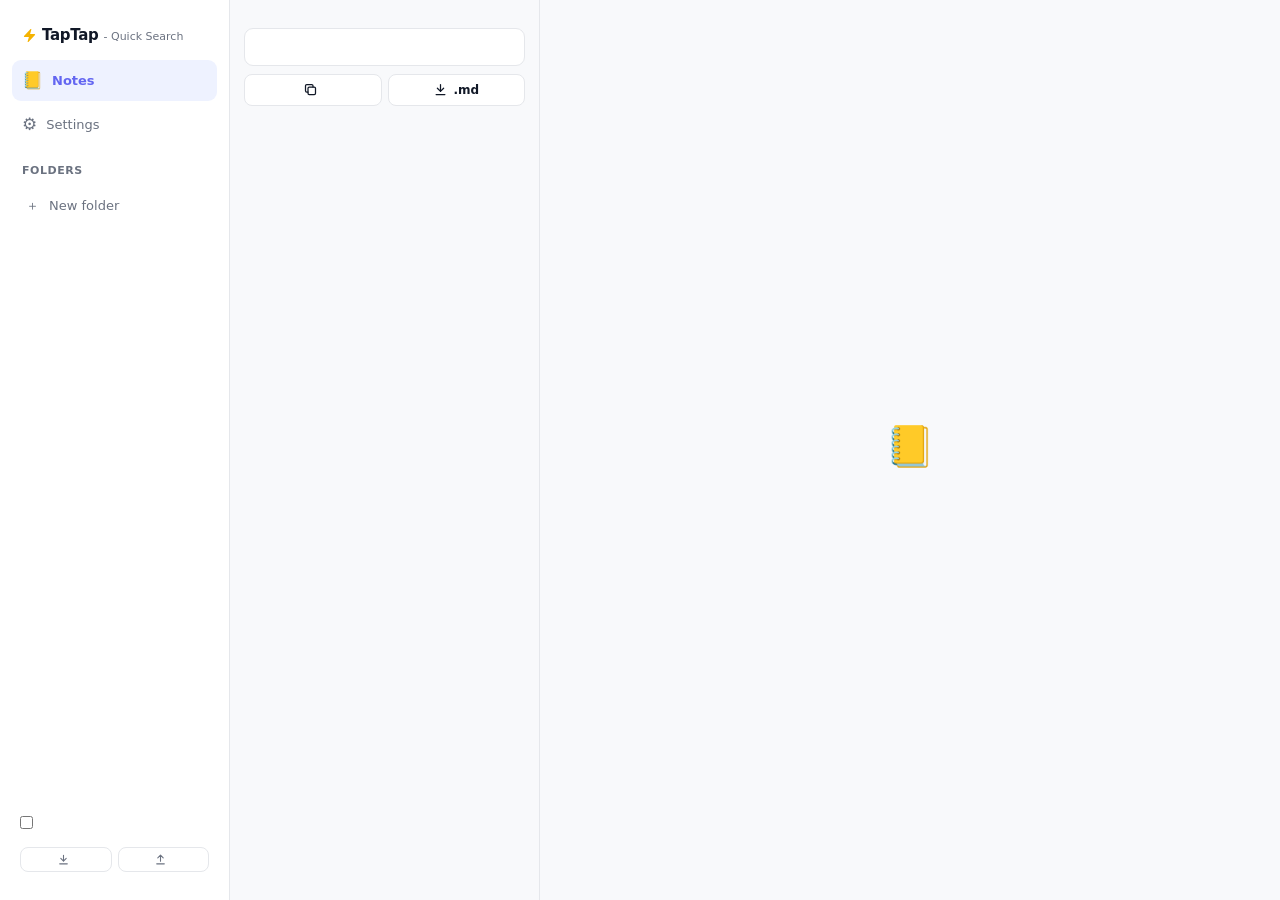
<file: notes.html>
<!doctype html>
<!-- 노트 페이지. 팝업의 [노트] 로 저장한 조각과 메모를 보고 고친다.
     색 토큰·사이드바는 options.html 과 같은 모양 — 두 페이지를 오가도 한 앱처럼 보여야 한다.
     저장소는 notes-db.js (IndexedDB), 문구는 i18n-options.js 의 "n.*" 키. -->
<html lang="en">
<head>
  <meta charset="utf-8"/>
  <meta name="viewport" content="width=device-width,initial-scale=1"/>
  <title>TapTap — Notes</title>
  <link rel="stylesheet" href="accent.css"/>
  <script src="accent.js"></script>
  <style>
    :root {
      --bg:#F8F9FB; --card:#FFFFFF; --border:#E5E7EB; --text:#111827; --muted:#6B7280;
      --danger:#EF4444; --danger-soft:#FEF2F2;
      --radius:14px; --radius-sm:9px;
    }
    @media(prefers-color-scheme:dark){
      :root{
        --bg:#0D1117; --card:#161B22; --border:#30363D;
        --text:#E6EDF3; --muted:#8B949E;
        --danger:#F87171; --danger-soft:#2D1B1B;
      }
    }
    *{box-sizing:border-box;margin:0;padding:0}
    body{
      font-family:system-ui,-apple-system,'Segoe UI',Roboto,Arial,sans-serif;
      background:var(--bg);color:var(--text);font-size:14px;line-height:1.5;
      height:100vh;overflow:hidden;
    }
    button{font:inherit;color:inherit}
    .layout{display:flex;height:100vh}
    svg.ic{width:15px;height:15px;display:block;fill:none;stroke:currentColor;stroke-width:2;stroke-linecap:round;stroke-linejoin:round}

    /* ── Sidebar (options.html 과 같은 모양) ── */
    .sidebar{
      width:230px;flex-shrink:0;background:var(--card);border-right:1px solid var(--border);
      padding:20px 12px 14px;display:flex;flex-direction:column;gap:3px;overflow-y:auto;
    }
    .sideTitle{display:flex;align-items:baseline;gap:5px;padding:4px 10px 10px;white-space:nowrap;user-select:none}
    .sideTitle .bolt{color:#F5B301;align-self:center;display:flex}
    .sideTitle .bolt svg{display:block;width:15px;height:15px}
    .sideTitle .brand{font-size:15px;font-weight:800;letter-spacing:-.02em}
    .sideTitle .brandSub{font-size:11px;font-weight:500;color:var(--muted)}
    .navItem{
      display:flex;align-items:center;gap:9px;padding:8px 10px;border-radius:9px;
      color:var(--muted);font-size:13px;font-weight:500;cursor:pointer;user-select:none;
      text-decoration:none;transition:all .13s;
    }
    .navItem:hover{background:rgba(var(--accent-rgb),.07);color:var(--accent)}
    .navItem.active{background:var(--accent-soft);color:var(--accent);font-weight:600}
    .navItem .navIcon{font-size:17px;flex-shrink:0}

    /* 폴더 */
    .secLabel{font-size:11px;font-weight:700;letter-spacing:.05em;text-transform:uppercase;color:var(--muted);padding:14px 10px 4px}
    .folder{
      display:flex;align-items:center;gap:8px;padding:6px 8px 6px 10px;border-radius:8px;
      font-size:13px;cursor:pointer;user-select:none;border:1.5px solid transparent;
    }
    .folder:hover{background:var(--bg)}
    .folder.active{background:var(--accent-soft);color:var(--accent);font-weight:600}
    .folder.dropOver{border-color:var(--accent);background:var(--accent-soft)}
    .folder .fIcon{flex:none;width:18px;text-align:center}
    .folder .fName{flex:1;min-width:0;white-space:nowrap;overflow:hidden;text-overflow:ellipsis}
    .folder .fCount{font-size:11.5px;color:var(--muted);font-weight:500}
    .folder .fTarget{font-size:11px}
    .folder .fAct{display:none;border:none;background:none;cursor:pointer;color:var(--muted);padding:2px;border-radius:5px}
    .folder:hover .fAct{display:block}
    .folder:hover .fCount{display:none}
    .folder .fAct:hover{color:var(--text);background:var(--card)}
    .folder .fAct.del:hover{color:var(--danger)}
    .folder input{flex:1;min-width:0;font:inherit;font-size:13px;padding:2px 6px;border:1px solid var(--accent);
      border-radius:6px;background:var(--card);color:var(--text);outline:none}
    .newFolder{color:var(--muted)}
    .newFolder:hover{color:var(--accent)}

    .sideFoot{margin-top:auto;padding:12px 8px 0;display:flex;flex-direction:column;gap:9px;font-size:11.5px;color:var(--muted);line-height:1.55}
    .sideFoot label{display:flex;gap:7px;align-items:flex-start;cursor:pointer;color:var(--text);font-size:12px}
    .sideFoot input[type=checkbox]{margin-top:3px;accent-color:var(--accent)}
    .targetLine b{color:var(--text);font-weight:600}
    .backupRow{display:flex;gap:6px}
    .backupBtn{flex:1;display:flex;align-items:center;justify-content:center;gap:5px;padding:5px 6px;
      border:1px solid var(--border);border-radius:8px;background:var(--card);font-size:12px;font-weight:600;cursor:pointer;white-space:nowrap}
    .backupBtn:hover{border-color:var(--accent);color:var(--accent)}
    .backupBtn svg.ic{width:13px;height:13px}
    .backupLine{margin-top:-4px}
    .backupLine.warn{color:#D97706}
    .localOnly{font-size:11px;opacity:.85}

    /* ── 컬럼 폭 손잡이 (사이드바|목록, 목록|편집). 테두리 위에 겹쳐 놓는다. 더블클릭 = 기본 폭 ── */
    .resizer{flex:none;width:7px;margin:0 -3px 0 -4px;cursor:col-resize;position:relative;z-index:5;touch-action:none}
    .resizer::after{content:"";position:absolute;top:0;bottom:0;left:3px;width:1px;background:transparent;transition:background .12s}
    .resizer:hover::after,.resizer.dragging::after{background:var(--accent);width:2px;left:2.5px}
    body.colResizing{cursor:col-resize;user-select:none}
    body.colResizing iframe,body.colResizing .doc{pointer-events:none}

    /* ── 목록 ── */
    .listCol{width:310px;flex-shrink:0;border-right:1px solid var(--border);display:flex;flex-direction:column;background:var(--bg)}
    .listHead{padding:18px 14px 10px}
    .listTitle{font-size:18px;font-weight:700;margin-bottom:10px;display:flex;align-items:baseline;gap:8px;min-width:0}
    .listTitle #listName{white-space:nowrap;overflow:hidden;text-overflow:ellipsis}
    .listCount{font-size:12px;font-weight:500;color:var(--muted);flex:none}
    .searchBox{
      width:100%;padding:8px 11px;border:1px solid var(--border);border-radius:var(--radius-sm);
      background:var(--card);color:var(--text);font:inherit;font-size:13px;outline:none;
    }
    .searchBox:focus{border-color:var(--accent);box-shadow:0 0 0 3px var(--accent-soft)}
    .bulkRow{display:flex;gap:6px;margin-top:8px}
    .bulkBtn{flex:1;display:flex;align-items:center;justify-content:center;gap:5px;padding:6px 8px;
      border:1px solid var(--border);border-radius:8px;background:var(--card);font-size:12px;font-weight:600;cursor:pointer;white-space:nowrap}
    .bulkBtn:hover{border-color:var(--accent);color:var(--accent)}
    .list{flex:1;overflow-y:auto;padding:4px 8px 16px}
    .item{
      position:relative;display:block;width:100%;text-align:left;border:1px solid transparent;background:none;
      padding:10px 34px 10px 10px;border-radius:10px;cursor:pointer;margin-bottom:2px;
    }
    .item:hover{background:var(--card);border-color:var(--border)}
    .item.active{background:var(--accent-soft);border-color:var(--accent)}
    .item.dragging{opacity:.45}
    .itemTitle{font-size:13px;font-weight:600;line-height:1.4;
      display:-webkit-box;-webkit-line-clamp:2;-webkit-box-orient:vertical;overflow:hidden}
    .itemMeta{font-size:11.5px;color:var(--muted);margin-top:3px;white-space:nowrap;overflow:hidden;text-overflow:ellipsis}
    .itemSnip{font-size:12px;color:var(--muted);margin-top:3px;
      display:-webkit-box;-webkit-line-clamp:2;-webkit-box-orient:vertical;overflow:hidden}
    .itemDel{
      position:absolute;top:8px;right:6px;width:24px;height:24px;display:none;align-items:center;justify-content:center;
      border:none;border-radius:6px;background:none;color:var(--muted);cursor:pointer;
    }
    .item:hover .itemDel{display:flex}
    .itemDel:hover{color:var(--danger);background:var(--danger-soft)}
    .itemDel svg.ic{width:14px;height:14px}
    .listEmpty{padding:24px 12px;font-size:13px;color:var(--muted);line-height:1.6}
    .listEmpty kbd, .emptyPane kbd{
      display:inline-block;padding:0 6px;border:1px solid var(--border);border-bottom-width:2px;
      border-radius:4px;background:var(--card);font:inherit;font-size:12px;font-weight:600;
    }

    /* ── 편집 영역 ── */
    .editCol{flex:1;min-width:0;display:flex;flex-direction:column}
    .emptyPane{margin:auto;text-align:center;color:var(--muted);font-size:14px;line-height:1.7;padding:24px}
    .emptyPane .big{font-size:40px;margin-bottom:8px}
    .editor{display:none;flex:1;min-height:0;flex-direction:column}
    .editor.show{display:flex}
    .edHead{padding:18px 28px 12px;border-bottom:1px solid var(--border);background:var(--card)}
    .titleInput{
      width:100%;border:1px solid transparent;border-radius:8px;background:transparent;color:var(--text);
      font:inherit;font-size:19px;font-weight:700;padding:4px 8px;margin-left:-8px;outline:none;
    }
    .titleInput:hover{border-color:var(--border)}
    .titleInput:focus{border-color:var(--accent);box-shadow:0 0 0 3px var(--accent-soft)}
    .metaRow{display:flex;flex-wrap:wrap;align-items:center;gap:4px 14px;margin-top:6px;font-size:12px;color:var(--muted)}
    .metaRow a{color:var(--accent);text-decoration:none;max-width:480px;overflow:hidden;text-overflow:ellipsis;white-space:nowrap;display:inline-block;vertical-align:bottom}
    .metaRow a:hover{text-decoration:underline}
    .folderSel{font:inherit;font-size:12px;padding:3px 6px;border:1px solid var(--border);border-radius:7px;background:var(--card);color:var(--text)}
    .toolbar{display:flex;flex-wrap:wrap;align-items:center;gap:4px;margin-top:12px}
    .tb{
      min-width:30px;height:30px;padding:0 8px;border:1px solid var(--border);border-radius:7px;
      background:var(--card);font-size:12.5px;cursor:pointer;display:inline-flex;align-items:center;justify-content:center;gap:5px;white-space:nowrap;
    }
    .tb:hover{border-color:var(--accent);color:var(--accent)}
    .tbSep{width:1px;height:20px;background:var(--border);margin:0 4px}
    .tbGrow{flex:1}
    .saveState{font-size:12px;color:var(--muted);margin-right:6px}
    .tb.danger:hover{border-color:var(--danger);color:var(--danger);background:var(--danger-soft)}
    .edBody{flex:1;overflow-y:auto;padding:22px 28px 60px}
    /* 본문 — 저장된 HTML 은 class/style 이 없으니 여기서 읽기 좋게 */
    .doc{max-width:760px;outline:none;font-size:15px;line-height:1.75;word-wrap:break-word;min-height:200px}
    .doc > *:first-child{margin-top:0}
    .doc p,.doc ul,.doc ol,.doc blockquote,.doc pre,.doc table,.doc figure{margin:0 0 .9em}
    .doc h1,.doc h2,.doc h3,.doc h4{line-height:1.35;margin:1.2em 0 .5em}
    .doc h1{font-size:1.6em}.doc h2{font-size:1.35em}.doc h3{font-size:1.15em}
    .doc ul,.doc ol{padding-left:1.5em}
    .doc img{max-width:100%;height:auto;border-radius:6px}
    .doc a{color:var(--accent)}
    .doc blockquote{border-left:3px solid var(--border);padding-left:14px;color:var(--muted)}
    .doc pre{background:var(--bg);border:1px solid var(--border);border-radius:8px;padding:12px;overflow-x:auto;font-size:13px}
    .doc code{font-family:ui-monospace,Consolas,monospace;font-size:.9em}
    .doc table{border-collapse:collapse}
    .doc td,.doc th{border:1px solid var(--border);padding:5px 9px;vertical-align:top}
    .doc hr{border:none;border-top:1px dashed var(--border);margin:1.4em 0}

    /* ── 알림 (삭제 되돌리기 · 복사됨) ── */
    .toast{
      position:fixed;left:50%;bottom:24px;transform:translateX(-50%) translateY(20px);opacity:0;pointer-events:none;
      display:flex;align-items:center;gap:14px;padding:10px 16px;border-radius:10px;
      background:#111827;color:#F9FAFB;font-size:13px;box-shadow:0 8px 24px rgba(0,0,0,.25);transition:all .18s;
    }
    .toast.show{opacity:1;transform:translateX(-50%);pointer-events:auto}
    .toast button{border:none;background:none;color:color-mix(in srgb,var(--accent) 45%,#fff);font-weight:700;cursor:pointer;padding:0}

    @media (max-width:980px){
      .sidebar{width:190px}
      .listCol{width:250px}
      .sideTitle .brandSub{display:none}
    }
  </style>
</head>
<body>
<div class="layout">
  <nav class="sidebar">
    <div class="sideTitle">
      <span class="bolt"><svg viewBox="0 0 24 24" fill="currentColor" aria-hidden="true"><path d="M14.615 1.595a.75.75 0 0 1 .359.852L12.982 9.75h7.268a.75.75 0 0 1 .548 1.262l-10.5 11.25a.75.75 0 0 1-1.272-.71l1.992-7.302H3.75a.75.75 0 0 1-.548-1.262l10.5-11.25a.75.75 0 0 1 .913-.143Z"/></svg></span>
      <span class="brand">TapTap</span><span class="brandSub">- Quick Search</span>
    </div>
    <a class="navItem active" href="notes.html"><span class="navIcon">📒</span><span data-i18n="nav.notes">Notes</span></a>
    <a class="navItem" href="options.html"><span class="navIcon">⚙️</span><span data-i18n="nav.settings">Settings</span></a>

    <div class="secLabel" data-i18n="n.folders">Folders</div>
    <div id="folderList"></div>
    <div class="folder newFolder" id="newFolderBtn"><span class="fIcon">＋</span><span class="fName" data-i18n="n.newFolder">New folder</span></div>

    <div class="sideFoot">
      <div class="targetLine" id="targetLine"></div>
      <label><input type="checkbox" id="appendOpt"/><span data-i18n="n.appendOpt"></span></label>
      <div id="usageLine"></div>
      <div class="backupRow">
        <button class="backupBtn" id="backupBtn" data-i18n-title="n.backupTip"><svg class="ic" viewBox="0 0 24 24"><path d="M12 4v11M7 10l5 5 5-5M5 20h14"/></svg><span data-i18n="n.backup"></span></button>
        <button class="backupBtn" id="restoreBtn" data-i18n-title="n.restoreTip"><svg class="ic" viewBox="0 0 24 24"><path d="M12 15V4M7 9l5-5 5 5M5 20h14"/></svg><span data-i18n="n.restore"></span></button>
      </div>
      <input type="file" id="restoreFile" accept=".json,application/json" hidden/>
      <div class="backupLine" id="backupLine"></div>
      <div class="localOnly" data-i18n="n.localOnly"></div>
    </div>
  </nav>
  <div class="resizer" data-col="sidebar"></div>

  <section class="listCol">
    <div class="listHead">
      <div class="listTitle"><span id="listName"></span><span class="listCount" id="listCount"></span></div>
      <input class="searchBox" id="searchBox" type="search" data-i18n-ph="n.search"/>
      <div class="bulkRow">
        <button class="bulkBtn" id="bulkCopyBtn" data-i18n-title="n.copyAllTip"><svg class="ic" viewBox="0 0 24 24"><rect x="8" y="8" width="12" height="12" rx="2"/><path d="M16 8V6a2 2 0 0 0-2-2H6a2 2 0 0 0-2 2v8a2 2 0 0 0 2 2h2"/></svg><span data-i18n="n.copyAll"></span></button>
        <button class="bulkBtn" id="bulkExportBtn" data-i18n-title="n.exportAllTip"><svg class="ic" viewBox="0 0 24 24"><path d="M12 4v11M7 10l5 5 5-5M5 20h14"/></svg><span>.md</span></button>
      </div>
    </div>
    <div class="list" id="list"></div>
  </section>
  <div class="resizer" data-col="list"></div>

  <main class="editCol">
    <div class="emptyPane" id="emptyPane">
      <div class="big">📒</div>
      <div id="emptyText"></div>
    </div>

    <div class="editor" id="editor">
      <div class="edHead">
        <input class="titleInput" id="titleInput" maxlength="300"/>
        <div class="metaRow">
          <span>🔗 <a id="srcLink" target="_blank" rel="noopener noreferrer"></a></span>
          <span id="dateInfo"></span>
          <span>📂 <select class="folderSel" id="folderSel"></select></span>
        </div>
        <div class="toolbar">
          <button class="tb" data-cmd="bold" data-i18n-title="n.bold"><b>B</b></button>
          <button class="tb" data-cmd="italic" data-i18n-title="n.italic"><i>I</i></button>
          <span class="tbSep"></span>
          <button class="tb" data-cmd="insertUnorderedList" data-i18n-title="n.ul">•≡</button>
          <button class="tb" data-cmd="insertOrderedList" data-i18n-title="n.ol">1≡</button>
          <button class="tb" data-cmd="formatBlock" data-arg="blockquote" data-i18n-title="n.quote">❝</button>
          <button class="tb" data-cmd="removeFormat" data-i18n-title="n.clear">T̸</button>
          <span class="tbGrow"></span>
          <span class="saveState" id="saveState"></span>
          <button class="tb" id="copyMdBtn" data-i18n-title="n.copyMdTip"><svg class="ic" viewBox="0 0 24 24"><rect x="8" y="8" width="12" height="12" rx="2"/><path d="M16 8V6a2 2 0 0 0-2-2H6a2 2 0 0 0-2 2v8a2 2 0 0 0 2 2h2"/></svg><span data-i18n="n.copyMd"></span></button>
          <button class="tb" id="exportMdBtn" data-i18n-title="n.exportMdTip"><svg class="ic" viewBox="0 0 24 24"><path d="M12 4v11M7 10l5 5 5-5M5 20h14"/></svg>.md</button>
          <button class="tb" id="exportBtn" data-i18n-title="n.exportTip"><svg class="ic" viewBox="0 0 24 24"><path d="M12 4v11M7 10l5 5 5-5M5 20h14"/></svg>.html</button>
          <button class="tb danger" id="deleteBtn" data-i18n-title="n.delete"><svg class="ic" viewBox="0 0 24 24"><path d="M4 7h16M10 11v6M14 11v6M6 7l1 13h10l1-13M9 7V4h6v3"/></svg></button>
        </div>
      </div>
      <div class="edBody">
        <div class="doc" id="doc" contenteditable="true" spellcheck="false"></div>
      </div>
    </div>
  </main>
</div>

<div class="toast" id="toast"><span id="toastMsg"></span><button id="toastAct"></button></div>

<script src="i18n-options.js"></script>
<script src="notes-db.js"></script>
<script src="notes.js"></script>
</body>
</html>
</file>
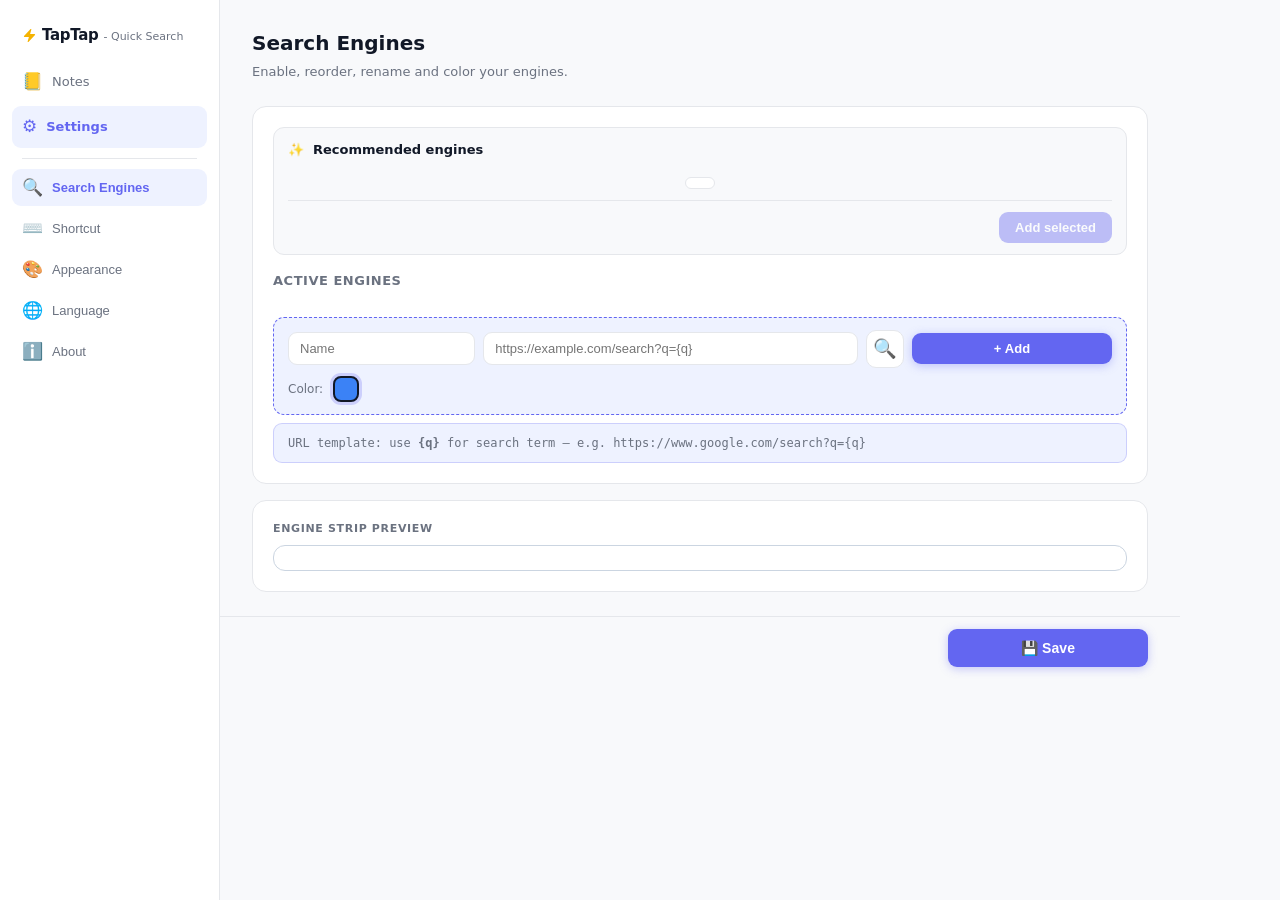
<file: options.html>
<!doctype html>
<html lang="en">
<head>
  <meta charset="utf-8"/>
  <meta name="viewport" content="width=device-width,initial-scale=1"/>
  <title>TapTap - Quick Search — Settings</title>
  <link rel="stylesheet" href="accent.css"/>
  <script src="accent.js"></script>
  <style>
    :root {
      --bg: #F8F9FB;
      --card: #FFFFFF;
      --border: #E5E7EB;
      --text: #111827;
      --muted: #6B7280;
      --danger: #EF4444;
      --danger-soft: #FEF2F2;
      --radius: 14px;
      --radius-sm: 9px;
    }
    @media(prefers-color-scheme:dark){
      :root{
        --bg:#0D1117; --card:#161B22; --border:#30363D;
        --text:#E6EDF3; --muted:#8B949E;
        --danger:#F87171; --danger-soft:#2D1B1B;
      }
    }
    *{box-sizing:border-box;margin:0;padding:0}
    body{
      font-family:system-ui,-apple-system,'Segoe UI',Roboto,Arial,sans-serif;
      background:var(--bg);color:var(--text);font-size:14px;line-height:1.5;
      min-height:100vh;
    }

    /* ── Layout ── */
    .layout{display:flex;min-height:100vh}
    .sidebar{
      width:220px;flex-shrink:0;
      background:var(--card);
      border-right:1px solid var(--border);
      padding:20px 12px;
      display:flex;flex-direction:column;gap:4px;
      position:sticky;top:0;height:100vh;overflow-y:auto;
    }
    .main{flex:1;padding:28px 32px;max-width:960px}

    /* ── Sidebar ── */
    .sideTitle{
      display:flex;align-items:baseline;gap:5px;
      padding:4px 10px 10px;
      white-space:nowrap;user-select:none;
    }
    .sideTitle .bolt{ color:#F5B301;align-self:center;display:flex }
    .sideTitle .bolt svg{ display:block;width:15px;height:15px }
    .sideTitle .brand{ font-size:15px;font-weight:800;letter-spacing:-.02em;color:var(--text) }
    .sideTitle .brandSub{ font-size:11px;font-weight:500;color:var(--muted) }
    .navItem{
      display:flex;align-items:center;gap:9px;
      padding:8px 10px;border-radius:9px;
      color:var(--muted);font-size:13px;font-weight:500;
      cursor:pointer;user-select:none;transition:all .13s;
      text-decoration:none;border:none;background:none;width:100%;text-align:left;
    }
    .navItem:hover{background:rgba(var(--accent-rgb),.07);color:var(--accent)}
    .navItem.active{background:var(--accent-soft);color:var(--accent);font-weight:600}
    .navItem .navIcon{font-size:17px;flex-shrink:0}
    .navSep{height:1px;background:var(--border);margin:6px 10px}
    .sideFooter{margin-top:auto;padding:10px;font-size:11px;color:var(--muted);text-align:center}

    /* ── Page sections (tabs) ── */
    .section{display:none}
    .section.active{display:block}
    .pageTitle{font-size:20px;font-weight:700;margin-bottom:4px}
    .pageSub{font-size:13px;color:var(--muted);margin-bottom:24px}

    /* ── Cards ── */
    .card{
      background:var(--card);border:1px solid var(--border);
      border-radius:var(--radius);padding:20px;margin-bottom:16px;
    }
    .cardTitle{
      font-size:13px;font-weight:700;letter-spacing:.04em;
      color:var(--muted);text-transform:uppercase;margin-bottom:14px;
    }

    /* ── 설치 직후 안내 카드 ──
       background.js 가 설치 때 options.html?welcome=1 로 열고, 그때만 보인다.
       닫으면 storage 에 적어 두고 다시 띄우지 않는다 (options.js 의 initWelcome). */
    .welCard{display:none;position:relative;border-color:var(--accent);background:var(--accent-soft)}
    .welCard.show{display:block}
    .welTitle{font-size:13px;font-weight:600;color:var(--muted);margin-bottom:6px}
    /* 메인 기능(더블탭)이 한 줄로 먼저 읽히게 헤드라인으로 키운다 */
    .welHead{font-size:20px;font-weight:800;line-height:1.45;margin:0 0 14px;padding-right:28px}
    .welHead .welKbd{font-size:16px;padding:2px 9px;vertical-align:2px}
    .welP{font-size:13px;margin:0 0 8px;line-height:1.6}
    .welTip{font-size:12.5px;color:var(--muted);margin:0 0 8px;line-height:1.6}

    /* 데모: Shift 두 번 → 팝업. 이미지 대신 CSS 로 그린다
       (13개 언어마다 캡처할 필요 없음 · 다크모드 자동 · ZIP 크기 0).
       글자는 키캡과 엔진 이름뿐 — 둘 다 번역 대상이 아니다 (#13) */
    .welDemo{display:flex;align-items:center;gap:18px;flex-wrap:wrap;
      padding:18px 20px;margin:0 0 14px;border-radius:var(--radius-sm);
      background:var(--card);border:1px solid var(--border)}
    .wdKeys{display:flex;gap:8px;flex:none}
    .wdKey{padding:9px 14px;border:1px solid var(--border);border-bottom-width:4px;border-radius:8px;
      background:var(--card);font-size:14px;font-weight:700;color:var(--text);
      animation:wdTap 4s infinite}
    .wdKey:nth-child(2){animation-delay:.3s}
    .wdArrow{font-size:20px;color:var(--muted);flex:none}
    .wdPop{flex:1;min-width:240px;max-width:420px;padding:10px;border-radius:12px;
      background:var(--card);border:1px solid var(--border);
      box-shadow:0 10px 28px rgba(0,0,0,.14);transform-origin:center top;
      animation:wdPop 4s infinite}
    .wdChips{display:flex;gap:5px;margin-bottom:8px;overflow:hidden}
    .wdChip{padding:3px 9px;border-radius:999px;border:1px solid var(--border);
      font-size:11px;font-weight:600;color:var(--muted);white-space:nowrap}
    .wdChip.on{border-color:var(--accent);color:var(--accent);background:var(--accent-soft)}
    .wdRow{display:flex;gap:6px}
    .wdInput{flex:1;height:30px;border-radius:7px;border:1.5px solid var(--accent);
      display:flex;align-items:center;padding:0 9px}
    .wdCaret{width:1.5px;height:15px;background:var(--text);animation:wdBlink 1s steps(1) infinite}
    .wdGo{width:38px;height:30px;border-radius:7px;background:var(--accent);
      display:flex;align-items:center;justify-content:center}
    .wdGo svg{width:15px;height:15px;stroke:var(--on-accent)}
    /* 0.0s·0.3s 에 키 눌림 → 0.7s 팝업 등장 → 3.4s 까지 유지 → 사라지고 반복 */
    @keyframes wdTap{0%,4%{transform:none;border-bottom-width:4px;border-color:var(--border)}
      2%{transform:translateY(3px);border-bottom-width:1px;border-color:var(--accent)}
      100%{transform:none}}
    @keyframes wdPop{0%,15%{opacity:0;transform:translateY(-6px) scale(.96)}
      20%,85%{opacity:1;transform:none}
      92%,100%{opacity:0;transform:translateY(-6px) scale(.96)}}
    @keyframes wdBlink{50%{opacity:0}}
    @media (prefers-reduced-motion:reduce){.wdKey,.wdPop,.wdCaret{animation:none}}
    .welP:last-of-type{margin-bottom:0}
    .welWarn{font-size:13px;line-height:1.6;margin:10px 0 0;padding:10px 12px;
      border-radius:var(--radius-sm);background:var(--card);border:1px solid var(--border)}
    .welKbd{display:inline-block;padding:1px 6px;border:1px solid var(--border);
      border-bottom-width:2px;border-radius:4px;background:var(--card);
      font-size:12px;font-weight:600}
    .welBtns{display:flex;gap:8px;flex-wrap:wrap;margin-top:14px}
    .welBtn{padding:7px 12px;border:1px solid var(--border);border-radius:var(--radius-sm);
      background:var(--card);color:var(--text);font-size:12.5px;font-weight:600;cursor:pointer}
    .welBtn:hover{border-color:var(--accent);color:var(--accent)}
    .welClose{position:absolute;top:12px;right:12px;width:26px;height:26px;padding:0;
      border:none;border-radius:6px;background:transparent;color:var(--muted);
      font-size:16px;line-height:1;cursor:pointer}
    .welClose:hover{background:var(--card);color:var(--text)}

    /* ── Form elements ── */
    .row{display:flex;gap:10px;align-items:center;flex-wrap:wrap;margin-bottom:10px}
    .row:last-child{margin-bottom:0}
    label.lbl{font-size:13px;color:var(--text);font-weight:500;min-width:100px}
    select,input[type=text]{
      padding:8px 11px;border:1px solid var(--border);
      border-radius:var(--radius-sm);background:var(--bg);
      color:var(--text);font-size:13px;outline:none;
      transition:border-color .15s;
    }
    select:focus,input[type=text]:focus{border-color:var(--accent)}
    select{min-width:180px;cursor:pointer}
    input[type=text]{min-width:260px}
    input[type=text].sm{min-width:140px}
    .hint{font-size:11px;color:var(--muted);margin-top:4px}

    /* ── Appearance: theme cards ──
       ⚠ 아래 테마 색상값은 content.js의 [data-ss-theme] 블록과 짝이다.
          한쪽만 고치면 설정 카드와 실제 팝업이 어긋난다. */
    /* 페이지 강조색 고르기 — 동그라미는 라이트 색 고정 (다크에서도 "어떤 색인지" 알아보게) */
    .accentDesc{font-size:12px;color:var(--muted);margin:-6px 0 12px}
    .accentRow{display:flex;flex-wrap:wrap;gap:8px}
    .accentChip{display:flex;align-items:center;gap:7px;padding:6px 12px 6px 8px;border:1.5px solid var(--border);
      border-radius:999px;background:var(--card);color:var(--text);font:inherit;font-size:12.5px;font-weight:500;cursor:pointer}
    .accentChip:hover{border-color:var(--accent)}
    .accentChip.active{border-color:var(--accent);background:var(--accent-soft);font-weight:700}
    .accentDot{width:16px;height:16px;border-radius:50%;flex:none;box-shadow:inset 0 0 0 1px rgba(0,0,0,.12)}
    .themeGrid{display:grid;grid-template-columns:repeat(3,1fr);gap:12px}
    @media(max-width:1000px){.themeGrid{grid-template-columns:repeat(2,1fr)}}
    .themeCard{
      border:2px solid var(--border);border-radius:var(--radius);
      padding:10px;cursor:pointer;background:var(--card);
      text-align:left;font:inherit;color:inherit;
      transition:border-color .15s,box-shadow .15s;
    }
    .themeCard:hover{border-color:var(--accent)}
    .themeCard.active{border-color:var(--accent);box-shadow:0 0 0 3px var(--accent-soft)}
    .themeCard .tName{font-size:13px;font-weight:700;margin-top:9px}
    .themeCard .tDesc{font-size:11px;color:var(--muted);line-height:1.35}

    .tPrevWrap{border-radius:12px}
    .tPrev{
      border-radius:9px;padding:7px 8px;
      display:flex;flex-direction:column;gap:6px;
      background:var(--t-bg);border:1px solid var(--t-bd);
    }
    .tPrevTop{display:flex;align-items:center;gap:4px}
    .tLogo{width:11px;height:11px;border-radius:3px;background:var(--t-accent);flex:0 0 auto}
    .tPill{height:11px;width:20px;border-radius:6px;background:var(--t-sub);border:1px solid transparent;flex:0 0 auto}
    .tPill.on{background:var(--t-pill-bg);border-color:var(--t-tint);width:26px}
    .tPrevBot{display:flex;align-items:center;gap:5px}
    .tInput{flex:1;height:17px;border-radius:5px;background:var(--t-sub);border:1px solid var(--t-tint)}
    .tBtn{width:27px;height:17px;border-radius:5px;background:var(--t-accent);flex:0 0 auto}

    .themeCard[data-theme="classic"]{
      --t-bg:#F8FAFF;--t-sub:#EFF6FF;--t-bd:#B6D4FE;--t-accent:#3B82F6;--t-tint:#3B82F6;--t-pill-bg:#DCEAFE}
    /* classic 은 엔진 색을 따라가므로 프리뷰는 중립 패널로 두고
       엔진 색은 renderPreview() 가 활성 칩에 인라인으로 얹는다. */
    .previewStrip[data-theme="classic"]{
      --t-bg:#FFFFFF;--t-sub:#F6F7FB;--t-bd:#CBD5E1;--t-accent:#94A3B8;--t-tint:#94A3B8;
      --t-pill-bg:#EEF2F7;--t-fg:#111827;--t-muted:#6B7280;--t-pill-fg:#111827;--t-on-accent:#FFFFFF}
    .themeCard[data-theme="mono"], .previewStrip[data-theme="mono"]{
      --t-bg:#FFFFFF;--t-sub:#FAFAFA;--t-bd:#D4D4D4;--t-accent:#171717;--t-tint:#171717;--t-pill-bg:transparent;
      --t-fg:#171717;--t-muted:#737373;--t-pill-fg:#171717;--t-on-accent:#FAFAFA}
    .themeCard[data-theme="midnight"], .previewStrip[data-theme="midnight"]{
      --t-bg:#1C1C22;--t-sub:#26262E;--t-bd:#34343E;--t-accent:#7F77DD;--t-tint:#7F77DD;--t-pill-bg:#2A2A33;
      --t-fg:#F0F0F4;--t-muted:#8E8E9A;--t-pill-fg:#F0F0F4;--t-on-accent:#16161A}
    .themeCard[data-theme="glass"], .previewStrip[data-theme="glass"]{
      --t-bg:rgba(255,255,255,.72);--t-sub:rgba(255,255,255,.55);--t-bd:rgba(255,255,255,.6);
      --t-accent:#1A1A20;--t-tint:#1A1A20;--t-pill-bg:rgba(255,255,255,.75);
      --t-fg:#1A1A20;--t-muted:#4B4B55;--t-pill-fg:#1A1A20;--t-on-accent:#F5F5F7}
    .themeCard[data-theme="glass"] .tPrevWrap{
      background:linear-gradient(120deg,#8EC5FC 0%,#E0C3FC 100%);padding:6px}
    .themeCard[data-theme="paper"], .previewStrip[data-theme="paper"]{
      --t-bg:#FAF5EC;--t-sub:#F2EADB;--t-bd:#E3D9C6;--t-accent:#99532A;--t-tint:#99532A;--t-pill-bg:#F0E7D6;
      --t-fg:#3E3324;--t-muted:#8A7A61;--t-pill-fg:#3E3324;--t-on-accent:#FAF0E4}
    .themeCard[data-theme="terminal"], .previewStrip[data-theme="terminal"]{
      --t-bg:#0D1117;--t-sub:#161B22;--t-bd:#21313D;--t-accent:#238636;--t-tint:#2A4A35;--t-pill-bg:transparent;
      --t-fg:#A9B7C1;--t-muted:#58707E;--t-pill-fg:#3FB950;--t-on-accent:#E6FFED}

    /* ── Appearance: option rows ── */
    .optRow{
      display:flex;align-items:flex-start;gap:12px;
      padding:12px 0;border-top:1px solid var(--border);
    }
    .optRow:first-of-type{border-top:none;padding-top:0}
    .optRow .optMain{flex:1;min-width:0}
    .optRow .optName{font-size:13px;font-weight:600}
    .optRow .optDesc{font-size:11px;color:var(--muted);margin-top:2px}
    .optRow.disabled .optName,.optRow.disabled .optDesc{opacity:.45}
    .optRow input[type=checkbox]{width:16px;height:16px;accent-color:var(--accent);cursor:pointer;margin-top:2px}
    .optRow input[type=checkbox]:disabled{cursor:not-allowed}

    /* ── Shortcut keyboard UI ── */
    .kbGrid{
      display:flex;flex-direction:column;gap:6px;
      margin:4px 0;
    }
    .kbRow{
      display:flex;gap:4px;align-items:center;
      justify-content:center;
    }
    .kbKey{
      display:inline-flex;align-items:center;justify-content:center;
      min-width:42px;height:38px;padding:0 10px;
      border-radius:8px;
      background:var(--bg);
      border:1.5px solid var(--border);
      border-bottom:3px solid var(--border);
      font-size:12px;font-weight:700;color:var(--text);
      cursor:pointer;user-select:none;
      transition:all .1s;white-space:nowrap;
    }
    .kbKey:hover{border-color:var(--accent);color:var(--accent);background:var(--accent-soft)}
    .kbKey.mod{min-width:58px;font-size:11px}
    .kbKey.wide{min-width:72px}
    .kbKey.selected{
      background:var(--accent);color:var(--on-accent);
      border-color:var(--accent);border-bottom-color:color-mix(in srgb,var(--accent) 70%,#000);
    }
    .kbKey.selected:hover{filter:brightness(1.1)}
    .kbKey.disabled-key{opacity:.3;cursor:default;pointer-events:none}

    .kbSep{
      width:1px;height:28px;background:var(--border);margin:0 4px;flex-shrink:0;
    }

    .scModeRow{
      display:flex;gap:8px;margin-bottom:12px;
    }
    .scModeBtn{
      flex:1;padding:8px 12px;border-radius:9px;
      border:1.5px solid var(--border);
      background:var(--bg);color:var(--muted);
      font-size:12px;font-weight:700;cursor:pointer;
      transition:all .13s;text-align:center;
    }
    .scModeBtn.active{
      border-color:var(--accent);background:var(--accent-soft);color:var(--accent);
    }
    .scCurrentDisplay{
      display:flex;align-items:center;justify-content:center;gap:8px;
      padding:10px 16px;border-radius:10px;
      background:var(--accent-soft);
      border:1.5px solid color-mix(in srgb,var(--accent) 30%,transparent);
      font-size:14px;font-weight:800;color:var(--accent);
      letter-spacing:.04em;margin-bottom:14px;min-height:44px;
    }
    .scKeyBadge{
      background:var(--accent);color:var(--on-accent);
      padding:3px 10px;border-radius:6px;font-size:13px;font-weight:700;
    }
    .scPlus{color:var(--muted);font-size:16px;font-weight:300}
    .scNote{font-size:11px;color:var(--muted);margin-top:8px;text-align:center}
    @keyframes pulse{from{opacity:1}to{opacity:.75}}

    /* ── Engine table ── */
    .engList{display:flex;flex-direction:column;gap:8px}
    .engCard{
      display:grid;
      grid-template-columns:36px 1fr auto auto auto;
      gap:10px;align-items:center;
      padding:12px 14px;
      background:var(--bg);border:1px solid var(--border);
      border-radius:11px;transition:border-color .13s;
    }
    .engCard:hover{border-color:var(--accent)}
    .engCard.disabled{opacity:.5}

    .engToggle{position:relative;width:36px;height:20px}
    .engToggle input{opacity:0;width:0;height:0;position:absolute}
    .engSlider{
      position:absolute;inset:0;border-radius:20px;
      background:#D1D5DB;cursor:pointer;transition:background .2s;
    }
    .engSlider::before{
      content:'';position:absolute;width:16px;height:16px;
      left:2px;top:2px;border-radius:50%;background:#fff;
      transition:transform .2s;
    }
    .engToggle input:checked + .engSlider{background:var(--accent)}
    .engToggle input:checked + .engSlider::before{transform:translateX(16px)}

    .engInfo{display:flex;flex-direction:column;gap:2px;min-width:0}
    .engName{font-size:13px;font-weight:600;display:flex;align-items:center;gap:6px}
    .engNameInput{
      font-size:13px;font-weight:600;
      border:none;background:transparent;color:var(--text);
      outline:none;width:100%;padding:0;
    }
    .engNameInput:focus{border-bottom:1px dashed var(--accent)}
    .engUrl{font-size:11px;color:var(--muted)}
    .engUrlInput{
      font-size:11px;color:var(--muted);
      border:none;background:transparent;outline:none;width:100%;padding:0;
    }
    .engUrlInput:focus{border-bottom:1px dashed var(--accent);color:var(--text)}

    .aiTag{
      font-size:9px;font-weight:700;letter-spacing:.05em;
      background:var(--accent);color:var(--on-accent);
      border-radius:4px;padding:1px 5px;
      user-select:none;transition:opacity .15s;
      white-space:nowrap;flex-shrink:0;
    }
    /* URL 입력 시 AI 자동감지 힌트 */
    .aiAutoHint{
      font-size:10px;color:var(--accent);font-weight:600;
      opacity:0;transition:opacity .2s;
      white-space:nowrap;
    }
    .aiAutoHint.visible{opacity:1}

    /* ── Color swatches ── */
    .colorRow{display:flex;align-items:center;gap:6px;flex-wrap:wrap}
    /* ── Color picker trigger swatch ── */
    .colorSwatch{
      width:26px;height:26px;border-radius:8px;
      border:2px solid transparent;cursor:pointer;
      transition:transform .12s,border-color .12s,box-shadow .12s;
      position:relative;flex-shrink:0;
    }
    .colorSwatch:hover{transform:scale(1.12);box-shadow:0 2px 8px rgba(0,0,0,.18)}
    .colorSwatch.active{border-color:var(--text);box-shadow:0 0 0 3px rgba(var(--accent-rgb),.25)}

    /* ── Color palette popover ── */
    .colorPopover{
      position:absolute;z-index:100;
      background:var(--card);border:1px solid var(--border);
      border-radius:14px;padding:14px;
      box-shadow:0 8px 32px rgba(0,0,0,.18);
      display:none;flex-direction:column;gap:10px;
      width:220px;
    }
    .colorPopover.open{display:flex}
    .colorPopover .popTitle{font-size:11px;font-weight:700;color:var(--muted);text-transform:uppercase;letter-spacing:.06em}
    .colorPopover .dotGrid{display:flex;flex-wrap:wrap;gap:7px}
    .colorPopover .palDot{
      width:28px;height:28px;border-radius:8px;
      border:2px solid transparent;cursor:pointer;
      transition:transform .1s,border-color .1s;
    }
    .colorPopover .palDot:hover{transform:scale(1.12)}
    .colorPopover .palDot.active{border-color:var(--text);box-shadow:0 0 0 2px rgba(var(--accent-rgb),.3)}
    .colorPopover .hexRow{display:flex;gap:6px;align-items:center;margin-top:2px}
    .colorPopover .hexRow span{font-size:11px;color:var(--muted);white-space:nowrap}
    .colorPopover .hexInline{
      flex:1;font-size:12px;padding:5px 8px;font-family:monospace;
      border:1px solid var(--border);border-radius:7px;
      background:var(--bg);color:var(--text);
      outline:none;
    }
    .colorPopover .hexInline:focus{border-color:var(--accent)}
    /* 네이티브 color picker 버튼 */
    .colorPopover input[type=color]{
      width:28px;height:28px;border:1.5px solid var(--border);
      padding:2px;border-radius:6px;cursor:pointer;
      background:var(--bg);flex-shrink:0;
    }
    .colorPopover input[type=color]:hover{border-color:var(--accent)}
    .colorCustomOld{display:none}
    .colorHexInput{display:none}

    /* ── Order buttons ── */
    .orderBtns{display:flex;gap:4px}
    .orderBtn{
      width:28px;height:28px;border-radius:7px;
      border:1px solid var(--border);background:var(--bg);
      color:var(--muted);cursor:pointer;font-size:13px;
      display:flex;align-items:center;justify-content:center;
      transition:all .12s;
    }
    .orderBtn:hover{border-color:var(--accent);color:var(--accent)}
    .delBtn{border-color:transparent}
    .delBtn:hover{border-color:var(--danger);color:var(--danger);background:var(--danger-soft)}

    /* ── Add engine form ── */
    .addForm{
      display:grid;
      grid-template-columns:1fr 2fr auto auto;
      gap:8px;align-items:center;
      padding:12px 14px;
      background:var(--accent-soft);
      border:1px dashed var(--accent);
      border-radius:11px;margin-top:12px;
    }
    .addForm input[type=text]{background:var(--card);min-width:0;width:100%}
    .addRow2{
      grid-column:1/-1;
      display:flex;gap:10px;align-items:center;flex-wrap:wrap;
    }
    /* ── Emoji picker ── colorPopover와 같은 팝오버 패턴 ── */
    .emojiAnchor{position:relative;display:inline-block;flex-shrink:0}
    .emojiBtn{
      width:38px;height:38px;padding:0;
      display:flex;align-items:center;justify-content:center;
      font-size:19px;line-height:1;
      border:1.5px solid var(--border);border-radius:10px;
      background:var(--card);cursor:pointer;
      transition:border-color .15s,background .15s;
    }
    .emojiBtn:hover{border-color:var(--accent);background:var(--accent-soft)}
    .emojiBtn.sm{width:30px;height:30px;font-size:16px;border-radius:8px}
    .emojiPopover{
      position:absolute;z-index:100;
      background:var(--card);border:1px solid var(--border);
      border-radius:14px;padding:12px;
      box-shadow:0 8px 32px rgba(0,0,0,.18);
      display:none;flex-direction:column;gap:8px;
      width:300px;
    }
    .emojiPopover.open{display:flex}
    .emojiInputRow{display:flex;align-items:center;gap:8px}
    .emojiInline{
      flex:1;min-width:0;height:32px;padding:0 10px;
      border:1.5px solid var(--border);border-radius:8px;
      background:var(--bg);color:var(--text);
      font-size:16px;text-align:center;
    }
    .emojiInline:focus{outline:none;border-color:var(--accent)}
    .emojiHint{font-size:10px;color:var(--muted);white-space:nowrap}
    .emojiScroll{max-height:230px;overflow-y:auto;padding-right:2px}
    .emojiCat{
      font-size:10px;font-weight:700;color:var(--muted);
      text-transform:uppercase;letter-spacing:.06em;
      margin:8px 0 4px;
    }
    .emojiCat:first-child{margin-top:0}
    .emojiGrid{display:grid;grid-template-columns:repeat(8,1fr);gap:2px}
    .emojiCell{
      aspect-ratio:1;padding:0;
      display:flex;align-items:center;justify-content:center;
      font-size:18px;line-height:1;
      border:1px solid transparent;border-radius:7px;
      background:none;cursor:pointer;
    }
    .emojiCell:hover{background:var(--accent-soft);border-color:var(--accent)}
    .emojiCell.active{background:var(--accent-soft);border-color:var(--accent)}

    /* ── Recommended engines ── */
    .recPanel{
      border:1px solid var(--border);border-radius:11px;
      margin-bottom:16px;background:var(--bg);
      padding:12px 14px 11px;
    }
    .recHead{
      display:flex;align-items:center;gap:9px;
      font-size:13px;font-weight:600;color:var(--text);
      margin-bottom:10px;
    }
    .recHead .recCount{margin-left:auto;font-size:11px;font-weight:600;color:var(--muted)}
    /* 스크롤 없이 전부 보인다. 접힌 상태에서는 앞 3줄만 남기고 나머지를 감춘다. */
    .recGrid{display:grid;grid-template-columns:repeat(3,1fr);gap:2px}
    .recItem{
      display:flex;align-items:center;gap:8px;
      padding:7px 9px;border-radius:8px;
      font-size:13px;color:var(--text);cursor:pointer;
      border:1px solid transparent;min-width:0;
    }
    .recItem[hidden]{display:none}
    .recItem:hover{background:var(--accent-soft)}
    .recItem input{width:15px;height:15px;accent-color:var(--accent);cursor:pointer;flex-shrink:0}
    .recItem .recIcon{font-size:15px;flex-shrink:0}
    .recItem .recName{flex:1;min-width:0;overflow:hidden;text-overflow:ellipsis;white-space:nowrap}
    .recItem .recAdded{
      font-size:10px;font-weight:700;letter-spacing:.04em;
      color:var(--muted);flex-shrink:0;text-transform:uppercase;
    }
    .recItem.added{opacity:.5;cursor:default}
    .recItem.added:hover{background:none}
    .recMore{
      display:block;margin:8px auto 0;
      padding:5px 14px;border-radius:8px;
      border:1px solid var(--border);background:var(--card);
      color:var(--muted);font-size:12px;font-weight:600;cursor:pointer;
    }
    .recMore:hover{border-color:var(--accent);color:var(--accent)}
    .recFoot{
      display:flex;align-items:center;gap:10px;justify-content:flex-end;
      margin-top:11px;padding-top:11px;border-top:1px solid var(--border);
    }
    .recSel{font-size:12px;color:var(--muted);margin-right:auto}
    .recAddBtn{
      padding:8px 16px;font-size:13px;font-weight:700;
      border:none;border-radius:9px;cursor:pointer;
      background:var(--accent);color:var(--on-accent);
    }
    .recAddBtn:disabled{opacity:.4;cursor:default}
    /* 창이 좁으면 2열 -> 1열 */
    @media(max-width:1080px){ .recGrid{grid-template-columns:repeat(2,1fr)} }
    @media(max-width:760px){ .recGrid{grid-template-columns:1fr} }
    /* 방금 추가된 엔진 강조 */
    @keyframes recFlash{
      0%{background:var(--accent-soft);border-color:var(--accent)}
      100%{background:var(--bg);border-color:var(--border)}
    }
    .engCard.justAdded{animation:recFlash 1.6s ease-out}

    /* ── Save bar ── */
    .saveBar{
      position:sticky;bottom:0;
      background:var(--bg);border-top:1px solid var(--border);
      padding:12px 32px;
      display:flex;align-items:center;justify-content:flex-end;gap:14px;
      margin:-28px -32px 0;
      margin-top:24px;
    }
    .saveBtn{
      padding:11px 20px;min-width:200px;border-radius:9px;
      background:var(--accent);color:var(--on-accent);border:none;
      font-size:14px;font-weight:700;cursor:pointer;letter-spacing:.01em;
      box-shadow:0 2px 10px rgba(var(--accent-rgb),.35);
      transition:filter .15s,box-shadow .15s;
    }
    .saveBtn:active{box-shadow:0 1px 4px rgba(var(--accent-rgb),.3)}
    .saveBtn:hover{filter:brightness(1.1)}
    .savedMsg{font-size:13px;color:#22C55E;display:none;font-weight:600}

    /* ── Preview chip ── */
    .previewWrap{margin-top:16px}
    .previewLabel{font-size:11px;color:var(--muted);margin-bottom:8px;font-weight:600;text-transform:uppercase;letter-spacing:.06em}
    /* 엔진 스트립 프리뷰 — 선택한 테마를 그대로 반영한다.
       예전엔 background:#1a1a2e 고정이라 Paper 를 골라도 어두운 상자였다.
       토큰 값은 content.js 의 :host([data-ss-theme=...]) 와 맞출 것 (금지항목 #7).
       기본값은 classic — 밝은 패널에 엔진 색이 활성 칩으로 나타난다. */
    .previewStrip{
      --t-bg:#FFFFFF;--t-sub:#F6F7FB;--t-bd:#CBD5E1;
      --t-accent:#94A3B8;--t-tint:#94A3B8;--t-pill-bg:#EEF2F7;
      --t-fg:#111827;--t-muted:#6B7280;--t-pill-fg:#111827;--t-on-accent:#FFFFFF;
      display:flex;gap:6px;flex-wrap:wrap;padding:12px;
      background:var(--t-bg);border:1px solid var(--t-bd);border-radius:12px;
      transition:background .15s,border-color .15s;
    }
    /* glass 는 뒤가 비쳐야 의미가 있으므로 배경을 깔아준다 */
    .previewStrip[data-theme="glass"]{
      background:linear-gradient(120deg,#8EC5FC 0%,#E0C3FC 100%);
    }
    .previewChip{
      display:inline-flex;align-items:center;gap:4px;
      padding:5px 11px;border-radius:20px;border:1.5px solid transparent;
      font-size:12px;font-weight:600;cursor:default;
      color:var(--t-fg);background:var(--t-sub);
    }
    .previewChip.active{
      background:var(--t-pill-bg);
      border-color:var(--t-tint);color:var(--t-pill-fg);
    }
    .previewChip .preAI{
      font-size:8px;font-weight:700;
      background:var(--t-accent);color:var(--t-on-accent);
      border-radius:3px;padding:1px 3px;letter-spacing:.04em;
    }

    /* ── URL hint box ── */
    .urlHintBox{
      padding:10px 14px;border-radius:9px;
      background:var(--accent-soft);border:1px solid rgba(var(--accent-rgb),.25);
      font-size:12px;color:var(--muted);margin-top:8px;
      font-family:monospace;
    }
    /* About 산문 카드 — ABOUT_HTML 이 언어별로 이 클래스들을 쓴다.
       인라인 스타일로 두면 13개 언어에 그대로 복제된다. */
    .abtP{font-size:13px;line-height:1.8;color:var(--text);margin:0 0 12px}
    .abtP:last-child{margin-bottom:0}
    .abtSub{font-size:12px;color:var(--muted);margin:0 0 10px}
    .abtList{font-size:13px;line-height:2;color:var(--text);padding-left:18px;margin:0}
    .abtSteps{font-size:13px;line-height:2.1;color:var(--text);padding-left:18px;margin:0}
    .abtKbd{background:var(--bg);color:var(--text);padding:2px 6px;border-radius:4px;
            font-size:11px;border:1px solid var(--border)}
    .abtKbdA{background:var(--accent-soft);color:var(--accent);padding:2px 7px;
             border-radius:5px;font-size:12px;font-weight:700}
    /* 좌측 메뉴의 Language 항목에만 붙는 영어 병기.
       UI 가 읽을 수 없는 언어로 바뀌었을 때 되돌아올 길을 남기는 용도라
       라벨이 아니라 힌트다. 작게 두면 사이드바 220px 안에도 여유 있게 들어간다. */
    .navEn{font-size:11px;opacity:.6;font-weight:400}
  </style>
</head>
<body>
<div class="layout">
  <!-- Sidebar -->
  <nav class="sidebar">
    <div class="sideTitle">
      <span class="bolt"><svg viewBox="0 0 24 24" fill="currentColor" aria-hidden="true"><path d="M14.615 1.595a.75.75 0 0 1 .359.852L12.982 9.75h7.268a.75.75 0 0 1 .548 1.262l-10.5 11.25a.75.75 0 0 1-1.272-.71l1.992-7.302H3.75a.75.75 0 0 1-.548-1.262l10.5-11.25a.75.75 0 0 1 .913-.143Z"/></svg></span>
      <span class="brand">TapTap</span><span class="brandSub">- Quick Search</span>
    </div>
    <!-- 노트·설정은 두 페이지 모두 맨 위에 같은 순서로 고정 (notes.html 과 같은 모양).
         지금 페이지의 하위 항목(여기선 설정 탭, 노트 페이지에선 폴더)은 그 아래에 펼친다 -->
    <a class="navItem" href="notes.html">
      <span class="navIcon">📒</span><span data-i18n="nav.notes">Notes</span></a>
    <a class="navItem active" href="options.html">
      <span class="navIcon">⚙️</span><span data-i18n="nav.settings">Settings</span></a>
    <div class="navSep"></div>
    <button class="navItem active" data-tab="engines">
      <span class="navIcon">🔍</span><span data-i18n="nav.engines">Search Engines</span></button>
    <button class="navItem" data-tab="shortcut">
      <span class="navIcon">⌨️</span><span data-i18n="nav.shortcut">Shortcut</span></button>
    <button class="navItem" data-tab="appearance">
      <span class="navIcon">🎨</span><span data-i18n="nav.appearance">Appearance</span></button>
    <button class="navItem" data-tab="general">
      <span class="navIcon">🌐</span><span data-i18n-html="nav.language">Language</span></button>
    <button class="navItem" data-tab="about">
      <span class="navIcon">ℹ️</span><span data-i18n="nav.about">About</span></button>
    <div class="sideFooter" id="versionLabel"></div>
  </nav>

  <!-- Main content -->
  <div class="main">

    <!-- ── ENGINES ── -->
    <div class="section active" id="tab-engines">
      <div class="pageTitle" id="engPageTitle" data-i18n="eng.title">Search Engines</div>
      <div class="pageSub" id="engPageSub" data-i18n="eng.sub">Enable, reorder, rename and color your engines.</div>

      <div class="card welCard" id="welcomeCard">
        <button type="button" class="welClose" id="welClose" title="close">&#10005;</button>
        <div class="welTitle" data-i18n="wel.title">Welcome</div>
        <p class="welHead" data-i18n-html="wel.use"></p>
        <div class="welDemo" aria-hidden="true">
          <div class="wdKeys"><span class="wdKey">⇧ Shift</span><span class="wdKey">⇧ Shift</span></div>
          <div class="wdArrow">→</div>
          <div class="wdPop">
            <div class="wdChips"><span class="wdChip on">Google</span><span class="wdChip">ChatGPT</span><span class="wdChip">Perplexity</span><span class="wdChip">Wikipedia</span></div>
            <div class="wdRow">
              <div class="wdInput"><span class="wdCaret"></span></div>
              <div class="wdGo"><svg viewBox="0 0 24 24" fill="none" stroke-width="2.5" stroke-linecap="round"><circle cx="11" cy="11" r="7"/><path d="m20 20-4-4"/></svg></div>
            </div>
          </div>
        </div>
        <p class="welP" data-i18n-html="wel.how"></p>
        <p class="welTip" data-i18n="wel.select"></p>
        <p class="welWarn" data-i18n-html="wel.reload"></p>
        <div class="welBtns">
          <button type="button" class="welBtn" id="welToShortcut" data-i18n="wel.toShortcut"></button>
          <button type="button" class="welBtn" id="welToLang" data-i18n="wel.toLang"></button>
        </div>
      </div>

      <div class="card">
        <div class="recPanel" id="recPanel">
          <div class="recHead">
            <span>✨</span><span data-i18n="eng.recTitle">Recommended engines</span>
            <span class="recCount" id="recCount"></span>
          </div>
          <div class="recGrid" id="recGrid"></div>
          <button type="button" class="recMore" id="recMore"></button>
          <div class="recFoot">
            <span class="recSel" id="recSel"></span>
            <button type="button" class="recAddBtn" id="recAddBtn" disabled data-i18n="eng.recAdd">Add selected</button>
          </div>
        </div>

        <div class="cardTitle" id="engListTitle" data-i18n="eng.active">Active Engines</div>
        <div class="engList" id="engineList"></div>

        <!-- Add new -->
        <div class="addForm" id="addForm">
          <input type="text" id="addName" class="sm" placeholder="Name" data-i18n-ph="eng.addName"/>
          <input type="text" id="addUrl" placeholder="https://example.com/search?q={q}"/>
          <div id="addIconWrap" class="emojiAnchor"></div>
          <button class="saveBtn" id="addBtn" style="padding:8px 14px;font-size:13px" data-i18n="eng.addBtn">+ Add</button>
          <div class="addRow2">
            <span style="font-size:12px;color:var(--muted)" data-i18n="eng.colorLabel">Color:</span>
            <div id="addColorRow" class="colorRow"></div>
            <input type="text" id="addHexInput" class="colorHexInput" placeholder="#7C3AED" maxlength="7"/>
          </div>
        </div>
        <div class="urlHintBox" id="urlHintBox" data-i18n-html="eng.urlHint">URL template: use <strong>{q}</strong> for search term &mdash; e.g. <code>https://www.google.com/search?q={q}</code></div>
      </div>

      <!-- 엔진을 고치는 화면 바로 아래에 결과가 보이는 게 맞다.
           별도 Preview 탭이었을 땐 엔진을 바꾼 뒤 탭을 옮겨야 확인이 됐다. -->
      <div class="card">
        <div class="previewLabel" data-i18n="pv.stripLabel">Engine Strip Preview</div>
        <div class="previewStrip" id="previewStrip"></div>
      </div>
    </div>

    <!-- ── SHORTCUT ── -->
    <div class="section" id="tab-shortcut">
      <div class="pageTitle" data-i18n="sc.title">Trigger Shortcut</div>
      <div class="pageSub" data-i18n="sc.sub">Set the key combination to open TapTap.</div>

      <!-- 현재 단축키 표시 -->
      <div class="card">
        <div class="cardTitle" data-i18n="sc.current">Current Shortcut</div>
        <div class="scCurrentDisplay" id="scCurrentDisplay">
          <span class="scKeyBadge">⇧ Shift</span>
          <span class="scPlus">×2</span>
          <span style="font-size:12px;color:var(--muted)"></span>
        </div>

        <!-- 모드 선택 -->
        <div class="scModeRow">
          <button class="scModeBtn active" id="scModeDouble" data-i18n="sc.modeDouble">⬡ Double-tap key</button>
          <button class="scModeBtn" id="scModeCombo" data-i18n="sc.modeCombo">⌨ Key combination</button>
        </div>

        <!-- Double-tap 섹션 -->
        <div id="scDoubleSection">
          <div class="cardTitle" style="margin-bottom:8px" data-i18n="sc.chooseDouble">Choose key to double-tap</div>
          <div class="kbRow" style="justify-content:flex-start;gap:8px;flex-wrap:wrap">
            <button class="kbKey mod selected" data-dtkey="Shift">⇧ Shift</button>
            <button class="kbKey mod" data-dtkey="Control">⌃ Ctrl</button>
            <button class="kbKey mod" data-dtkey="Alt">⌥ Alt</button>
          </div>
          <div class="scNote" data-i18n="sc.note400">Double-tap the same key twice within 400ms to trigger.</div>
        </div>

        <!-- Combo 섹션 -->
        <div id="scComboSection" style="display:none">
          <div class="cardTitle" style="margin-bottom:8px" data-i18n="sc.chooseCombo">Choose modifier + key</div>

          <!-- Modifier row -->
          <div style="font-size:11px;color:var(--muted);margin-bottom:6px;font-weight:600;text-transform:uppercase;letter-spacing:.06em" data-i18n="sc.modifier">Modifier (required)</div>
          <div class="kbRow" style="justify-content:flex-start;gap:6px;margin-bottom:12px">
            <button class="kbKey mod" data-mod="Ctrl">⌃ Ctrl</button>
            <button class="kbKey mod" data-mod="Alt">⌥ Alt</button>
            <button class="kbKey mod selected" data-mod="Ctrl+Shift">⌃⇧ Ctrl+Shift</button>
            <button class="kbKey mod" data-mod="Ctrl+Alt">⌃⌥ Ctrl+Alt</button>
          </div>

          <!-- Key keyboard layout -->
          <div style="font-size:11px;color:var(--muted);margin-bottom:6px;font-weight:600;text-transform:uppercase;letter-spacing:.06em" data-i18n="sc.key">Key</div>
          <div class="kbGrid" id="kbGrid">
            <!-- 숫자 행 -->
            <div class="kbRow">
              <button class="kbKey" data-key="1">1</button>
              <button class="kbKey" data-key="2">2</button>
              <button class="kbKey" data-key="3">3</button>
              <button class="kbKey" data-key="4">4</button>
              <button class="kbKey" data-key="5">5</button>
              <button class="kbKey" data-key="6">6</button>
              <button class="kbKey" data-key="7">7</button>
              <button class="kbKey" data-key="8">8</button>
              <button class="kbKey" data-key="9">9</button>
              <button class="kbKey" data-key="0">0</button>
            </div>
            <!-- QWERTY 행 -->
            <div class="kbRow">
              <button class="kbKey" data-key="Q">Q</button>
              <button class="kbKey" data-key="W">W</button>
              <button class="kbKey" data-key="E">E</button>
              <button class="kbKey" data-key="R">R</button>
              <button class="kbKey" data-key="T">T</button>
              <button class="kbKey" data-key="Y">Y</button>
              <button class="kbKey" data-key="U">U</button>
              <button class="kbKey" data-key="I">I</button>
              <button class="kbKey" data-key="O">O</button>
              <button class="kbKey" data-key="P">P</button>
            </div>
            <!-- ASDF 행 -->
            <div class="kbRow">
              <button class="kbKey" data-key="A">A</button>
              <button class="kbKey selected" data-key="S">S</button>
              <button class="kbKey" data-key="D">D</button>
              <button class="kbKey" data-key="F">F</button>
              <button class="kbKey" data-key="G">G</button>
              <button class="kbKey" data-key="H">H</button>
              <button class="kbKey" data-key="J">J</button>
              <button class="kbKey" data-key="K">K</button>
              <button class="kbKey" data-key="L">L</button>
            </div>
            <!-- ZXCV 행 -->
            <div class="kbRow">
              <button class="kbKey" data-key="Z">Z</button>
              <button class="kbKey" data-key="X">X</button>
              <button class="kbKey" data-key="C">C</button>
              <button class="kbKey" data-key="V">V</button>
              <button class="kbKey" data-key="B">B</button>
              <button class="kbKey" data-key="N">N</button>
              <button class="kbKey" data-key="M">M</button>
              <div class="kbSep"></div>
              <button class="kbKey" data-key="Space" style="min-width:80px">Space</button>
            </div>
            <!-- F-key 행 -->
            <div class="kbRow">
              <button class="kbKey" data-key="F1">F1</button>
              <button class="kbKey" data-key="F2">F2</button>
              <button class="kbKey" data-key="F3">F3</button>
              <button class="kbKey" data-key="F4">F4</button>
              <button class="kbKey" data-key="F5">F5</button>
              <button class="kbKey" data-key="F6">F6</button>
              <button class="kbKey" data-key="F7">F7</button>
              <button class="kbKey" data-key="F8">F8</button>
              <button class="kbKey" data-key="F9">F9</button>
              <button class="kbKey" data-key="F10">F10</button>
              <button class="kbKey" data-key="F11">F11</button>
              <button class="kbKey" data-key="F12">F12</button>
            </div>
          </div>
          <div class="scNote" id="scConflictNote"></div>
        </div>

      </div>
    </div>

    <!-- ── LANGUAGE ── -->
    <!-- ── APPEARANCE ── -->
    <div class="section" id="tab-appearance">
      <div class="pageTitle" data-i18n="ap.title">Appearance</div>
      <div class="pageSub" data-i18n="ap.sub">Choose how the search overlay looks. Layout and behavior stay the same.</div>

      <div class="card">
        <div class="cardTitle" data-i18n="ap.theme">Theme</div>
        <div class="themeGrid" id="themeGrid"></div>
      </div>

      <div class="card">
        <div class="cardTitle" data-i18n="ap.options">Options</div>

        <div class="optRow" id="autoDarkRow">
          <input type="checkbox" id="autoDarkChk"/>
          <div class="optMain">
            <div class="optName" data-i18n="ap.autoDark">Auto dark</div>
            <div class="optDesc" id="autoDarkDesc"></div>
          </div>
        </div>

        <div class="optRow">
          <input type="checkbox" id="engineTintChk"/>
          <div class="optMain">
            <div class="optName" data-i18n="ap.engineTint">Engine tint</div>
            <div class="optDesc" id="engineTintDesc"></div>
          </div>
        </div>

        <div class="optRow">
          <div class="optMain">
            <div class="optName" data-i18n="ap.font">Font</div>
            <div class="optDesc" data-i18n="ap.fontDesc">Override the theme's default font.</div>
          </div>
          <select id="fontSelect">
            <option value="system" data-i18n="ap.fontSystem">System</option>
            <option value="serif" data-i18n="ap.fontSerif">Serif</option>
            <option value="mono" data-i18n="ap.fontMono">Mono</option>
          </select>
        </div>
      </div>

      <!-- 설정·노트 페이지의 강조색 (accent.css). 검색 팝업 테마와 별개라 카드를 나눴다. 누르면 바로 저장 -->
      <div class="card">
        <div class="cardTitle" data-i18n="ap.pageColor">Page color</div>
        <div class="accentDesc" data-i18n="ap.pageColorDesc"></div>
        <div class="accentRow" id="accentRow"></div>
      </div>
    </div>

    <div class="section" id="tab-general">
      <div class="pageTitle" id="genPageTitle" data-i18n="lang.title">Language</div>
      <div class="pageSub" id="genPageSub" data-i18n="lang.sub">Set the language of the search popup.</div>
      <div class="card">
        <div class="row">
          <label class="lbl" id="langLabel" data-i18n="lang.label">Language</label>
          <select id="langSelect"></select>
        </div>
        <div class="hint" id="langNote" data-i18n="lang.note">Applies to the search popup, engine names and this settings page.</div>
      </div>
    </div>

    <!-- ── PREVIEW ── -->
    <!-- ── ABOUT ── -->
    <div class="section" id="tab-about">
      <div class="pageTitle" data-i18n="ab.title">About</div>
      <div class="pageSub" data-i18n="ab.sub">TapTap - Quick Search — a lightweight browser extension</div>

      <div class="card" style="text-align:center;padding:32px 24px">
        <img src="icons/icon128.png" width="72" height="72" style="border-radius:18px;margin-bottom:16px;box-shadow:0 4px 20px rgba(79,70,229,.3)"/>
        <div style="font-size:20px;font-weight:800;margin-bottom:4px">TapTap - Quick Search</div>
        <div id="aboutVersion" style="font-size:13px;color:var(--muted);margin-bottom:20px"></div>
        <div style="display:flex;gap:10px;justify-content:center;flex-wrap:wrap">
          <a href="https://github.com/hyrocket/quick-search-popup" target="_blank"
             style="display:inline-flex;align-items:center;gap:8px;padding:9px 18px;
                    border-radius:9px;background:var(--accent-soft);color:var(--accent);
                    font-weight:700;font-size:13px;text-decoration:none;border:1px solid rgba(var(--accent-rgb),.25)">
            <svg width="16" height="16" viewBox="0 0 24 24" fill="currentColor">
              <path d="M12 0C5.37 0 0 5.37 0 12c0 5.31 3.435 9.795 8.205 11.385.6.105.825-.255.825-.57 0-.285-.015-1.23-.015-2.235-3.015.555-3.795-.735-4.035-1.41-.135-.345-.72-1.41-1.23-1.695-.42-.225-1.02-.78-.015-.795.945-.015 1.62.87 1.845 1.23 1.08 1.815 2.805 1.305 3.495.99.105-.78.42-1.305.765-1.605-2.67-.3-5.46-1.335-5.46-5.925 0-1.305.465-2.385 1.23-3.225-.12-.3-.54-1.53.12-3.18 0 0 1.005-.315 3.3 1.23.96-.27 1.98-.405 3-.405s2.04.135 3 .405c2.295-1.56 3.3-1.23 3.3-1.23.66 1.65.24 2.88.12 3.18.765.84 1.23 1.905 1.23 3.225 0 4.605-2.805 5.625-5.475 5.925.435.375.81 1.095.81 2.22 0 1.605-.015 2.895-.015 3.3 0 .315.225.69.825.57A12.02 12.02 0 0 0 24 12c0-6.63-5.37-12-12-12z"/>
            </svg>
            GitHub: hyrocket
          </a>
          <a href="https://buymeacoffee.com/hyrocket" target="_blank"
             style="display:inline-flex;align-items:center;gap:8px;padding:9px 18px;
                    border-radius:9px;background:#FFDD00;color:#000000;
                    font-weight:800;font-size:13px;text-decoration:none;border:none;">
            <span data-i18n="ab.coffee">☕ Buy me a coffee</span>
          </a>
        </div>
      </div>

      <!-- 산문 카드는 i18n-options.js 의 ABOUT_HTML 이 언어별로 채운다.
           산문을 문장 단위로 쪼개면 언어마다 어순이 안 맞아 어색해지므로
           블록째 언어별로 쓴다. 헤더 카드(위)는 SVG가 커서 정적으로 둔다. -->
      <div id="aboutBody"></div>
    </div>

<!-- Save bar -->
    <div class="saveBar">
      <span class="savedMsg" id="savedMsg"></span>
      <button class="saveBtn" id="saveBtn" data-i18n="ui.save">💾 Save</button>
    </div>
  </div>
</div>

<!-- 번역 테이블은 options.js 보다 먼저 로드돼야 한다 (t() 가 참조) -->
<script src="i18n-options.js"></script>
<script src="options.js"></script>
</body>
</html>
</file>
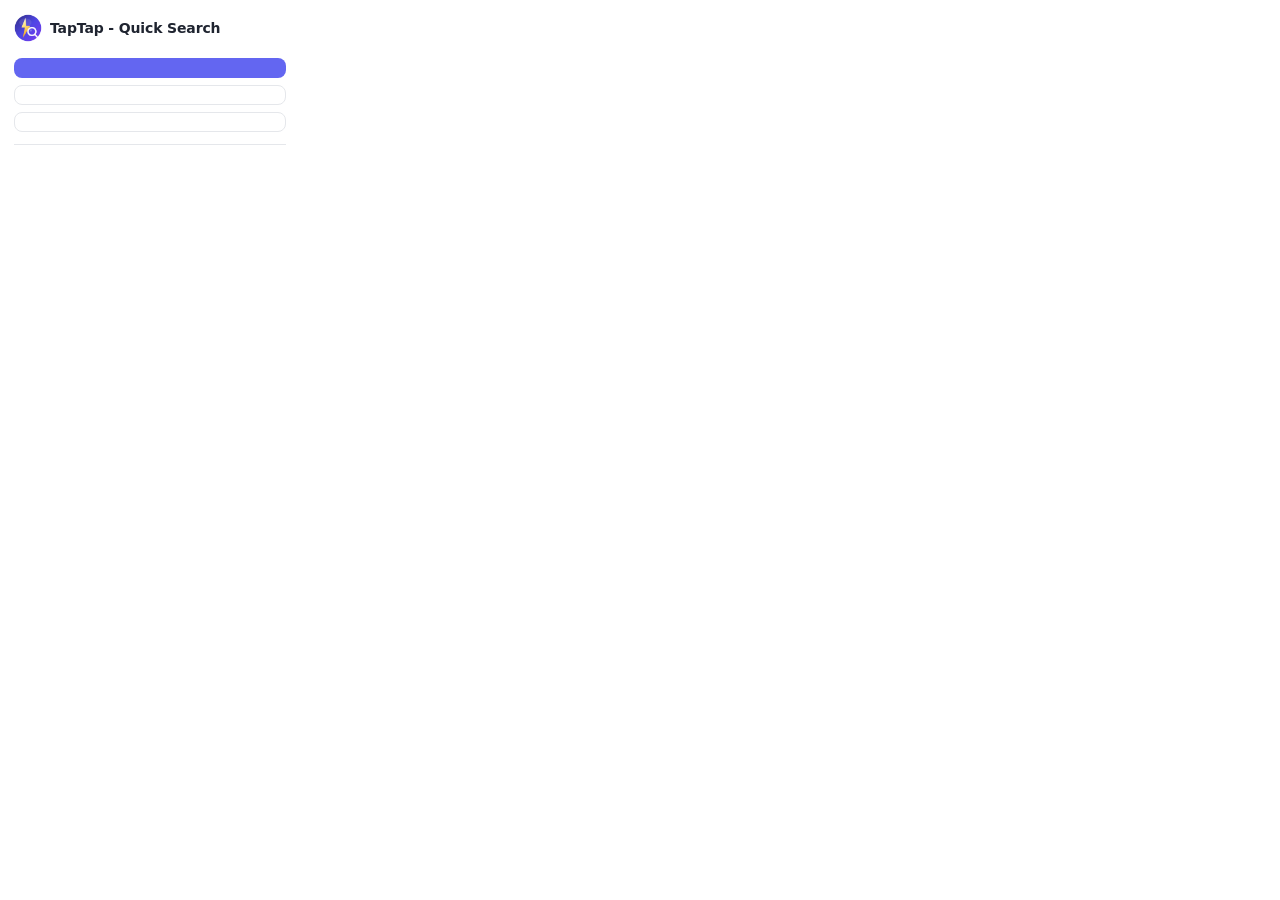
<file: popup.html>
<!DOCTYPE html>
<!-- 툴바 아이콘을 눌렀을 때 뜨는 작은 패널.
     아이콘을 눌러도 아무 일이 없으면 "안 되는 확장"으로 보여서 만들었다.
     문구는 i18n-options.js 의 OPT_I18N("pop.*" 키)에서 온다 — 설정 페이지와 같은 표를 쓴다. -->
<html>
<head>
  <meta charset="utf-8">
  <title>TapTap - Quick Search</title>
  <link rel="stylesheet" href="accent.css"/>
  <script src="accent.js"></script>
  <style>
    :root{
      --bg:#fff; --fg:#1f2430; --muted:#6b7280; --line:#e5e7eb;
      --softBg:#f6f7f9;
    }
    @media (prefers-color-scheme: dark){
      :root{
        --bg:#1e2128; --fg:#e8eaed; --muted:#9aa0a6; --line:#343a44;
        --softBg:#262a32;
      }
    }
    *{box-sizing:border-box}
    body{
      margin:0; width:300px; background:var(--bg); color:var(--fg);
      font:13px/1.5 -apple-system,BlinkMacSystemFont,"Segoe UI",system-ui,sans-serif;
    }
    .wrap{padding:14px}
    .head{display:flex; align-items:center; gap:8px; margin-bottom:10px}
    .head img{width:28px; height:28px; border-radius:6px}
    .name{font-size:14px; font-weight:700; letter-spacing:-.01em}
    .tagline{color:var(--muted); margin:0 0 12px; font-size:12.5px}
    .tagline kbd{
      display:inline-block; padding:1px 5px; border:1px solid var(--line);
      border-bottom-width:2px; border-radius:4px; background:var(--softBg);
      font:inherit; font-size:11.5px; font-weight:600;
    }
    button{
      width:100%; padding:9px 12px; border-radius:8px; font:inherit; font-weight:600;
      cursor:pointer; border:1px solid transparent;
    }
    .primary{background:var(--accent); color:var(--on-accent)}
    .primary:hover{filter:brightness(1.08)}
    .ghost{background:transparent; color:var(--fg); border-color:var(--line); margin-top:7px; font-weight:500}
    .ghost:hover{background:var(--softBg)}
    .msg{
      display:none; margin-top:9px; padding:8px 10px; border-radius:7px;
      background:var(--softBg); color:var(--muted); font-size:12px;
    }
    .msg.show{display:block}
    .foot{
      margin-top:12px; padding-top:10px; border-top:1px solid var(--line);
      color:var(--muted); font-size:11.5px;
    }
  </style>
</head>
<body>
  <div class="wrap">
    <div class="head">
      <img src="icons/icon48.png" alt="">
      <div class="name">TapTap - Quick Search</div>
    </div>

    <p class="tagline" id="tagline" data-i18n-html="pop.tagline"></p>

    <button type="button" class="primary" id="openBtn" data-i18n="pop.openBtn"></button>
    <button type="button" class="ghost" id="notesBtn" data-i18n="pop.notesBtn"></button>
    <button type="button" class="ghost" id="optBtn" data-i18n="pop.settingsBtn"></button>

    <div class="msg" id="msg" data-i18n="pop.failed"></div>

    <div class="foot" id="foot" data-i18n="pop.hint"></div>
  </div>

  <script src="i18n-options.js"></script>
  <script src="popup.js"></script>
</body>
</html>
</file>
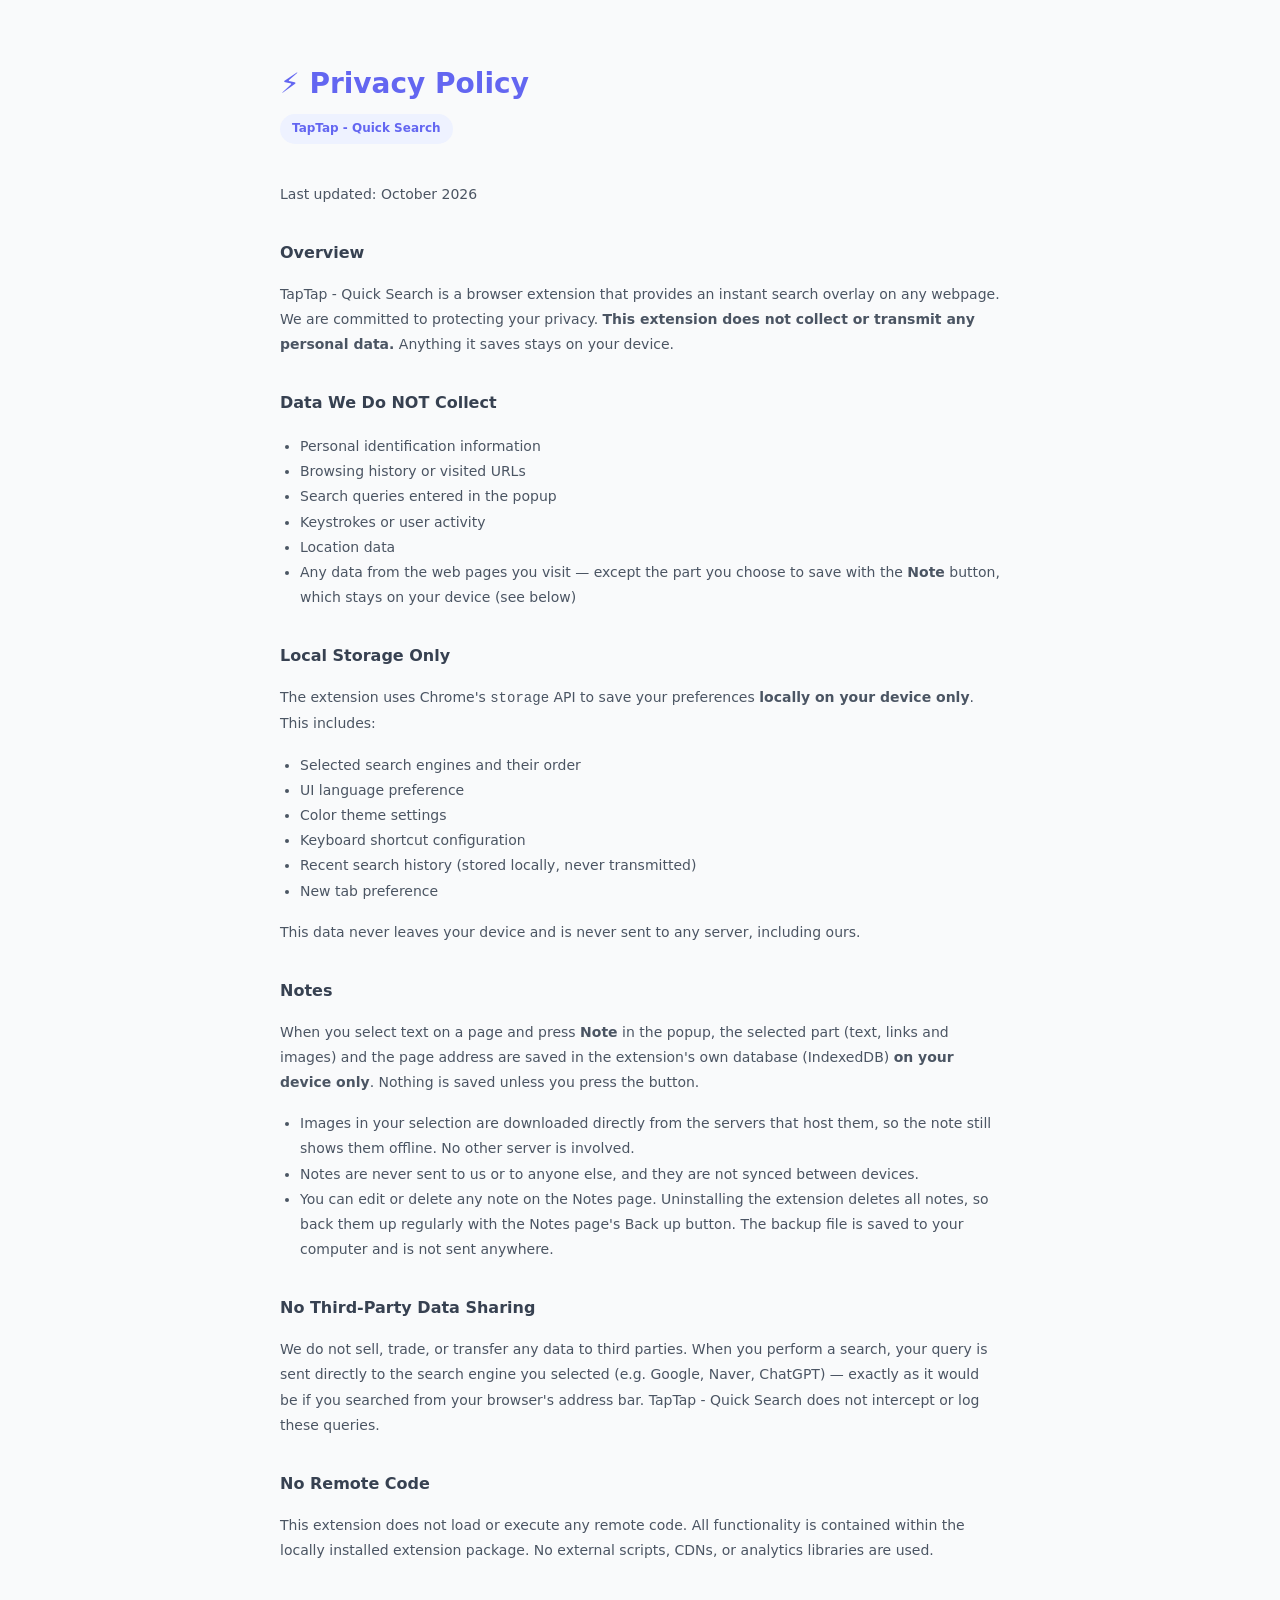
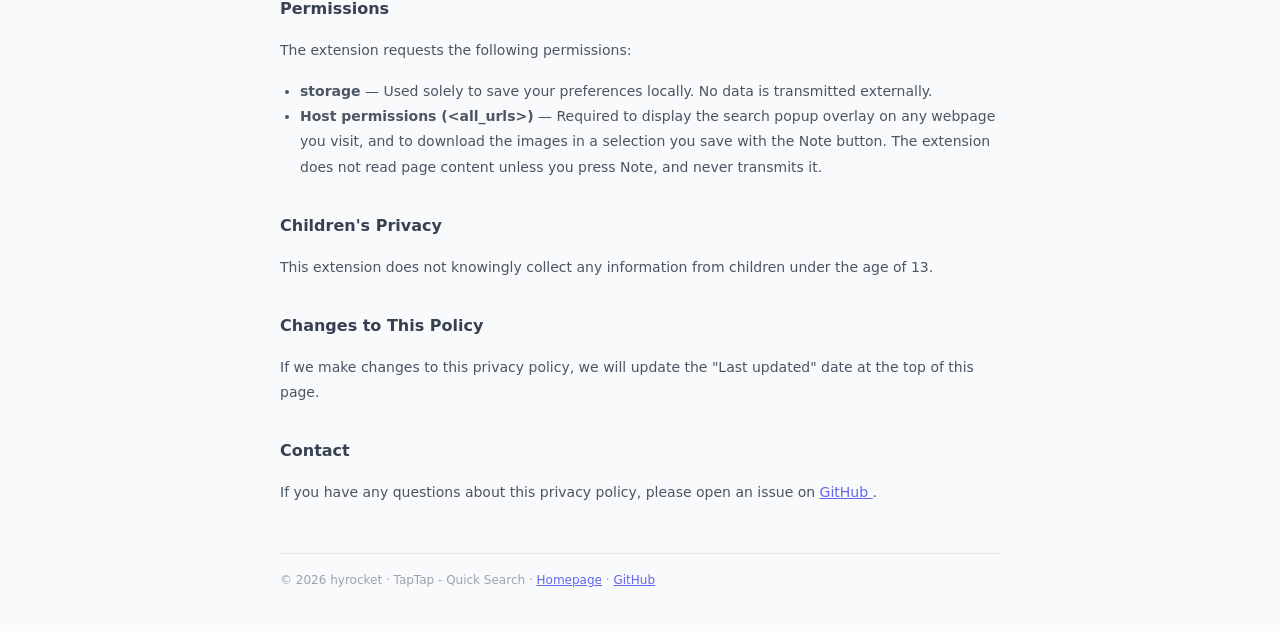
<file: docs/privacy.html>
<!DOCTYPE html>
<html lang="en">
<head>
  <meta charset="utf-8"/>
  <meta name="viewport" content="width=device-width,initial-scale=1"/>
  <title>Privacy Policy — TapTap - Quick Search</title>
  <style>
    body {
      font-family: system-ui, -apple-system, Arial, sans-serif;
      max-width: 720px; margin: 0 auto; padding: 40px 24px;
      color: #111827; line-height: 1.8; background: #F9FAFB;
    }
    h1 { font-size: 28px; font-weight: 800; color: #6366F1; margin-bottom: 4px; }
    h2 { font-size: 16px; font-weight: 700; margin-top: 32px; color: #374151; }
    p, li { font-size: 14px; color: #4B5563; }
    ul { padding-left: 20px; }
    .badge {
      display: inline-block; background: #EEF2FF; color: #6366F1;
      padding: 4px 12px; border-radius: 20px; font-size: 12px;
      font-weight: 700; margin-bottom: 24px;
    }
    footer { margin-top: 48px; font-size: 12px; color: #9CA3AF; border-top: 1px solid #E5E7EB; padding-top: 16px; }
    a { color: #6366F1; }
  </style>
</head>
<body>

  <h1>⚡ Privacy Policy</h1>
  <div class="badge">TapTap - Quick Search</div>

  <p>Last updated: October 2026</p>

  <h2>Overview</h2>
  <p>
    TapTap - Quick Search is a browser extension that provides an instant search overlay
    on any webpage. We are committed to protecting your privacy.
    <strong>This extension does not collect or transmit any personal data.</strong>
    Anything it saves stays on your device.
  </p>

  <h2>Data We Do NOT Collect</h2>
  <ul>
    <li>Personal identification information</li>
    <li>Browsing history or visited URLs</li>
    <li>Search queries entered in the popup</li>
    <li>Keystrokes or user activity</li>
    <li>Location data</li>
    <li>Any data from the web pages you visit — except the part you choose to save with
        the <strong>Note</strong> button, which stays on your device (see below)</li>
  </ul>

  <h2>Local Storage Only</h2>
  <p>
    The extension uses Chrome's <code>storage</code> API to save your preferences
    <strong>locally on your device only</strong>. This includes:
  </p>
  <ul>
    <li>Selected search engines and their order</li>
    <li>UI language preference</li>
    <li>Color theme settings</li>
    <li>Keyboard shortcut configuration</li>
    <li>Recent search history (stored locally, never transmitted)</li>
    <li>New tab preference</li>
  </ul>
  <p>
    This data never leaves your device and is never sent to any server,
    including ours.
  </p>

  <h2>Notes</h2>
  <p>
    When you select text on a page and press <strong>Note</strong> in the popup,
    the selected part (text, links and images) and the page address are saved in the
    extension's own database (IndexedDB) <strong>on your device only</strong>.
    Nothing is saved unless you press the button.
  </p>
  <ul>
    <li>Images in your selection are downloaded directly from the servers that host them,
        so the note still shows them offline. No other server is involved.</li>
    <li>Notes are never sent to us or to anyone else, and they are not synced between devices.</li>
    <li>You can edit or delete any note on the Notes page. Uninstalling the extension deletes all notes, so back them up regularly with the Notes page's Back up button. The backup file is saved to your computer and is not sent anywhere.</li>
  </ul>

  <h2>No Third-Party Data Sharing</h2>
  <p>
    We do not sell, trade, or transfer any data to third parties.
    When you perform a search, your query is sent directly to the search engine
    you selected (e.g. Google, Naver, ChatGPT) — exactly as it would be
    if you searched from your browser's address bar. TapTap - Quick Search
    does not intercept or log these queries.
  </p>

  <h2>No Remote Code</h2>
  <p>
    This extension does not load or execute any remote code.
    All functionality is contained within the locally installed extension package.
    No external scripts, CDNs, or analytics libraries are used.
  </p>

  <h2>Permissions</h2>
  <p>The extension requests the following permissions:</p>
  <ul>
    <li>
      <strong>storage</strong> — Used solely to save your preferences locally.
      No data is transmitted externally.
    </li>
    <li>
      <strong>Host permissions (&lt;all_urls&gt;)</strong> — Required to display
      the search popup overlay on any webpage you visit, and to download the images
      in a selection you save with the Note button.
      The extension does not read page content unless you press Note, and never transmits it.
    </li>
  </ul>

  <h2>Children's Privacy</h2>
  <p>
    This extension does not knowingly collect any information from children
    under the age of 13.
  </p>

  <h2>Changes to This Policy</h2>
  <p>
    If we make changes to this privacy policy, we will update the
    "Last updated" date at the top of this page.
  </p>

  <h2>Contact</h2>
  <p>
    If you have any questions about this privacy policy, please open an issue on
    <a href="https://github.com/hyrocket/quick-search-popup/issues" target="_blank">
      GitHub
    </a>.
  </p>

  <footer>
    © 2026 hyrocket · TapTap - Quick Search ·
    <a href="https://hyrocket.github.io/quick-search-popup">Homepage</a> ·
    <a href="https://github.com/hyrocket/quick-search-popup">GitHub</a>
  </footer>

</body>
</html>
</file>
<file: accent.css>
/* =====================================================================
   확장 페이지 강조색 — options.html · notes.html · popup.html 이 같이 쓴다
   검색 팝업(content.js 의 :host([data-ss-theme=...]))과는 별개다. 거기 색은 건드리지 않는다.

   <html data-accent="blue"> 처럼 accent.js 가 붙인다. 속성이 없으면 보라(기본).
   - --accent      : 글자·테두리·버튼 배경
   - --accent-soft : 선택된 항목 배경
   - --accent-rgb  : rgba(var(--accent-rgb), .25) 처럼 투명도를 줄 때
   - --on-accent   : accent 배경 위 글자. 다크는 accent 가 밝은 색이라 어두운 글자를 쓴다
   라이트 accent 는 흰 배경 대비 4.5:1 이상, 다크는 #0D1117 대비 6:1 이상만 골랐다.
   ===================================================================== */
:root{--accent:#6366F1;--accent-soft:#EEF2FF;--accent-rgb:99,102,241;--on-accent:#fff}
:root[data-accent="blue"]{--accent:#2563EB;--accent-soft:#EFF6FF;--accent-rgb:37,99,235}
:root[data-accent="navy"]{--accent:#1E40AF;--accent-soft:#E8EEFB;--accent-rgb:30,64,175}
:root[data-accent="teal"]{--accent:#0F766E;--accent-soft:#E6F4F2;--accent-rgb:15,118,110}
:root[data-accent="orange"]{--accent:#C2410C;--accent-soft:#FFF1E8;--accent-rgb:194,65,12}
:root[data-accent="graphite"]{--accent:#334155;--accent-soft:#EEF1F5;--accent-rgb:51,65,85}

@media (prefers-color-scheme:dark){
  :root{--accent:#818CF8;--accent-soft:#1E2035;--accent-rgb:129,140,248;--on-accent:#0D1117}
  :root[data-accent="blue"]{--accent:#60A5FA;--accent-soft:#16233A;--accent-rgb:96,165,250}
  :root[data-accent="navy"]{--accent:#93C5FD;--accent-soft:#1A2638;--accent-rgb:147,197,253}
  :root[data-accent="teal"]{--accent:#2DD4BF;--accent-soft:#12302D;--accent-rgb:45,212,191}
  :root[data-accent="orange"]{--accent:#FB923C;--accent-soft:#36200F;--accent-rgb:251,146,60}
  :root[data-accent="graphite"]{--accent:#CBD5E1;--accent-soft:#232A33;--accent-rgb:203,213,225}
}
</file>
